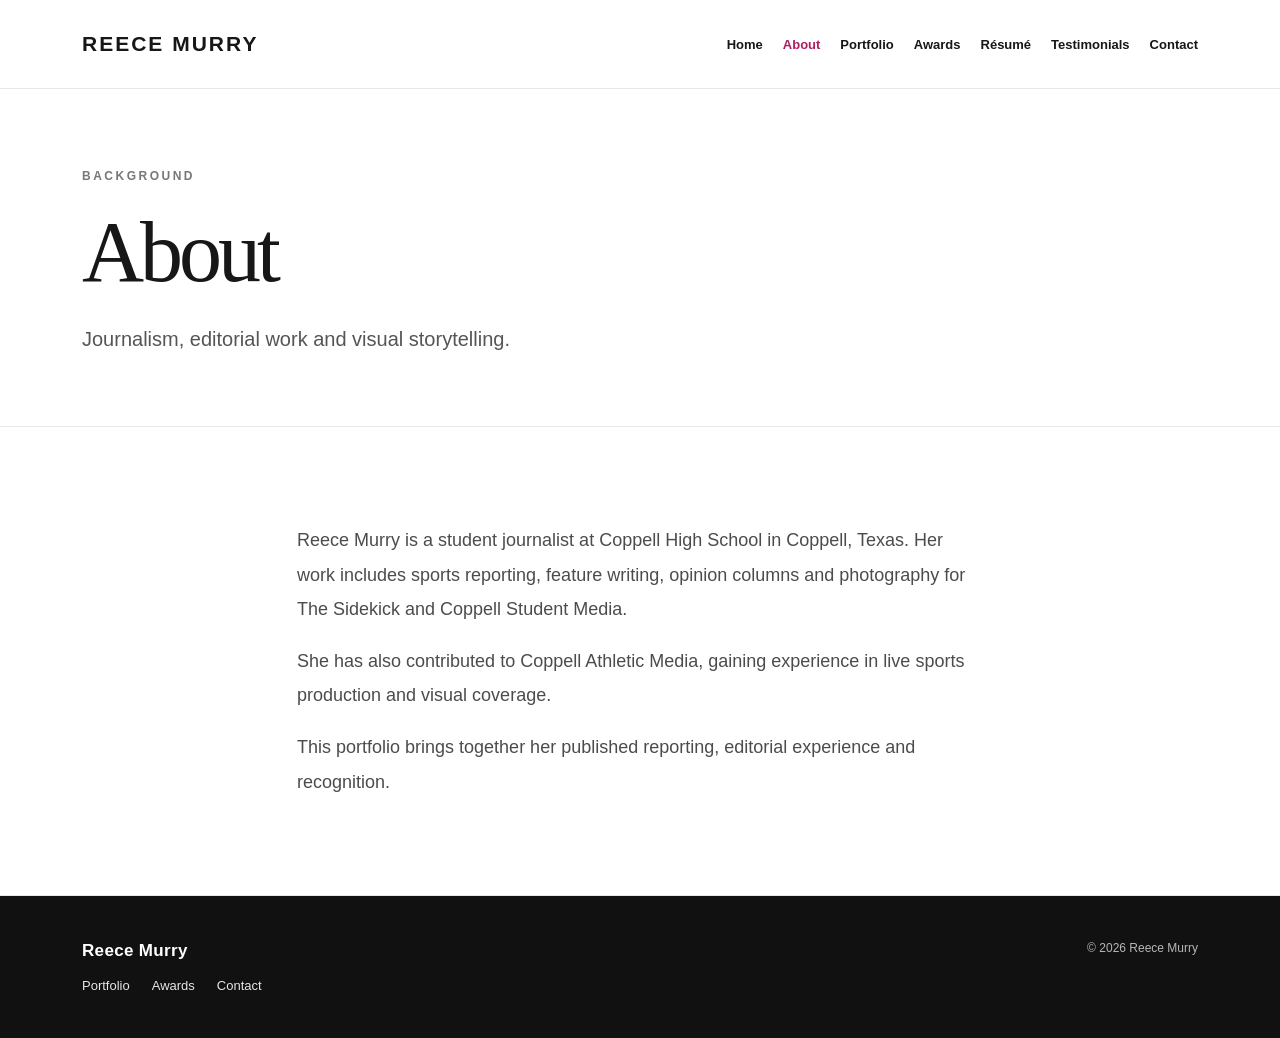
<file: about.html>
<!doctype html><html lang="en"><head><meta charset="utf-8"><meta name="viewport" content="width=device-width,initial-scale=1"><meta name="description" content="Reece Murry — student journalist, reporting and multimedia portfolio."><title>About | Reece Murry</title><link rel="stylesheet" href="style.css"></head><body><header><div class="wrap nav"><a class="logo" href="index.html">REECE MURRY</a><nav aria-label="Main navigation"><a href="index.html" class="">Home</a><a href="about.html" class="active">About</a><a href="portfolio.html" class="">Portfolio</a><a href="awards.html" class="">Awards</a><a href="resume.html" class="">Résumé</a><a href="testimonials.html" class="">Testimonials</a><a href="contact.html" class="">Contact</a></nav></div></header><main><div class="pagehead"><div class="wrap"><div class="eyebrow">Background</div><h1>About</h1><p class="lead">Journalism, editorial work and visual storytelling.</p></div></div><section class="section"><div class="wrap prose"><p>Reece Murry is a student journalist at Coppell High School in Coppell, Texas. Her work includes sports reporting, feature writing, opinion columns and photography for The Sidekick and Coppell Student Media.</p><p>She has also contributed to Coppell Athletic Media, gaining experience in live sports production and visual coverage.</p><p>This portfolio brings together her published reporting, editorial experience and recognition.</p></div></section></main><footer><div class="wrap footer-layout"><div class="footer-brand"><strong>Reece Murry</strong><nav aria-label="Footer navigation"><a href="portfolio.html">Portfolio</a><a href="awards.html">Awards</a><a href="contact.html">Contact</a></nav></div><span class="footer-copy">© 2026 Reece Murry</span></div></footer><script src="script.js"></script></body></html>
</file>
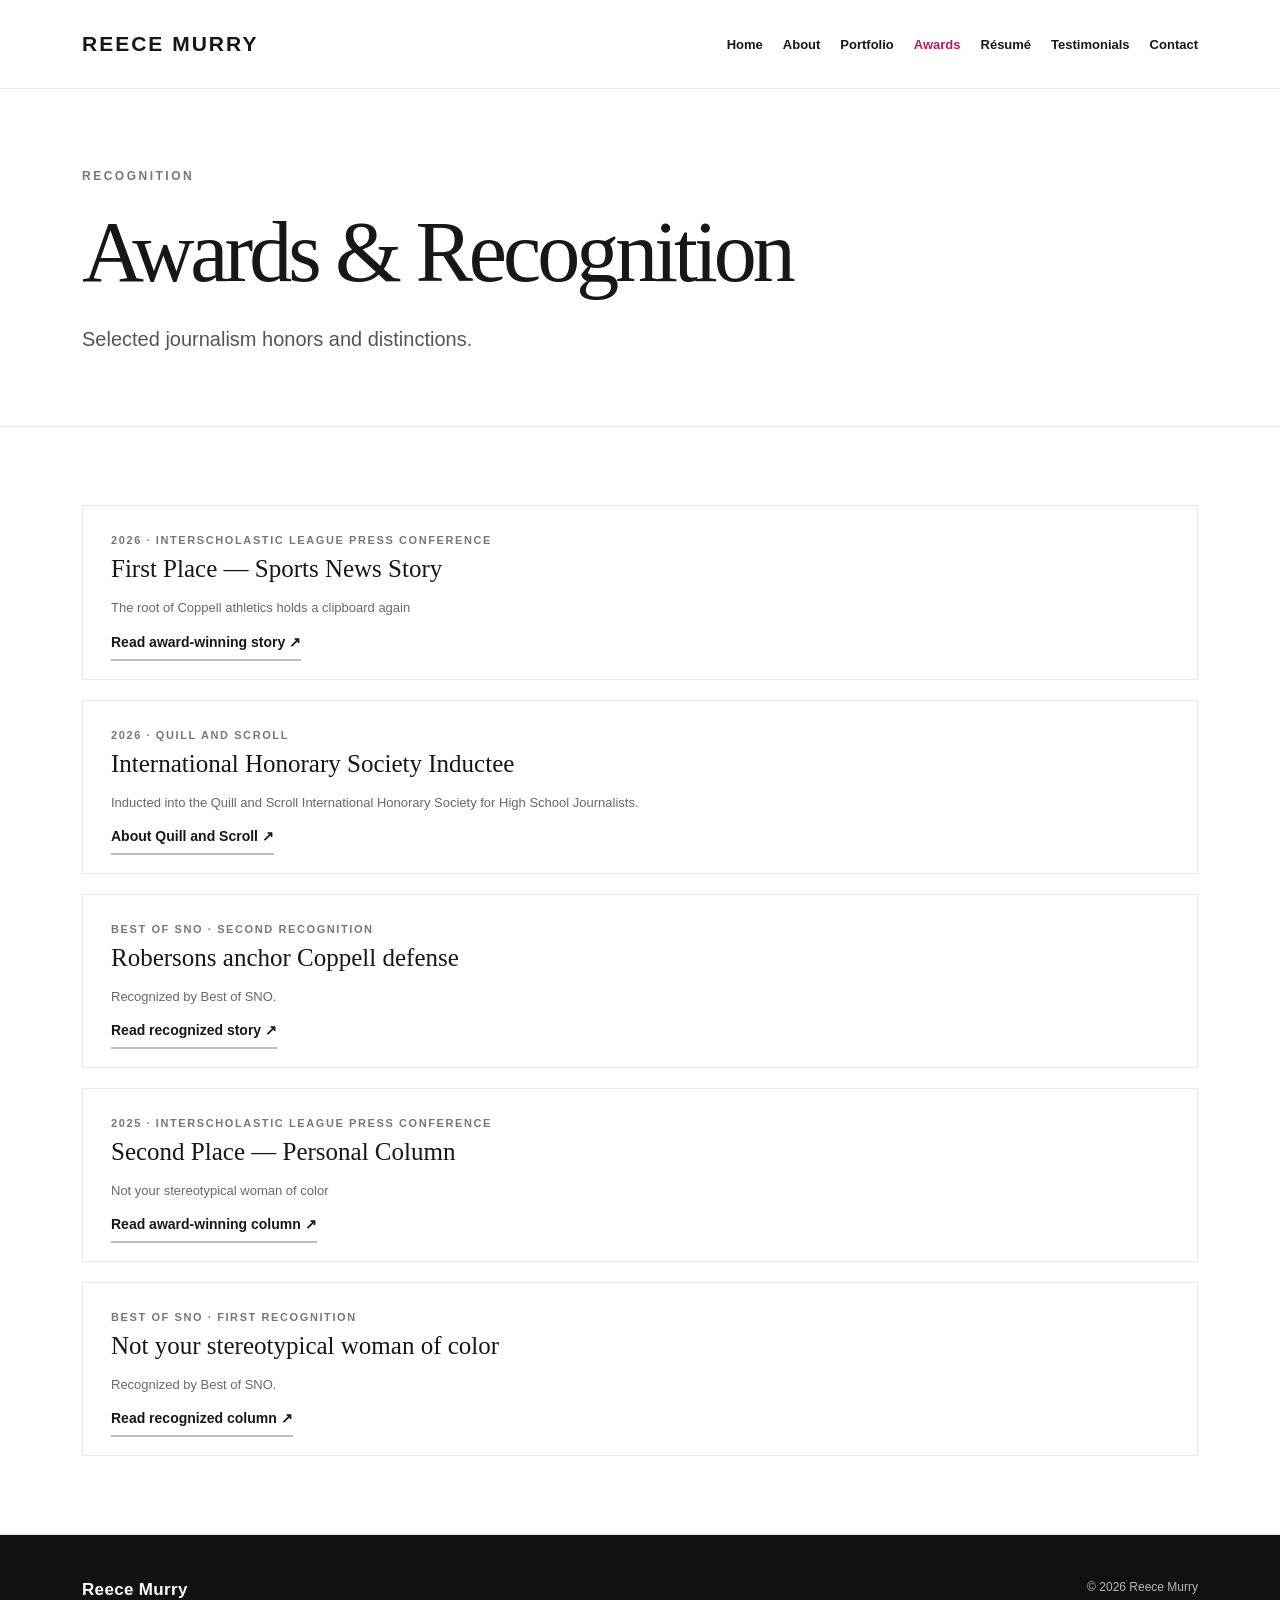
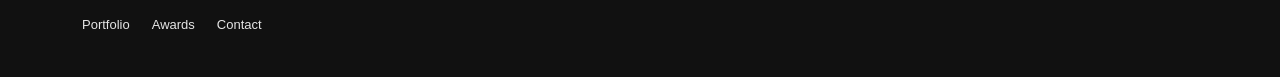
<file: awards.html>
<!doctype html><html lang="en"><head><meta charset="utf-8"><meta name="viewport" content="width=device-width,initial-scale=1"><meta name="description" content="Reece Murry — student journalist, reporting and multimedia portfolio."><title>Awards | Reece Murry</title><link rel="stylesheet" href="style.css"></head><body><header><div class="wrap nav"><a class="logo" href="index.html">REECE MURRY</a><nav aria-label="Main navigation"><a href="index.html" class="">Home</a><a href="about.html" class="">About</a><a href="portfolio.html" class="">Portfolio</a><a href="awards.html" class="active">Awards</a><a href="resume.html" class="">Résumé</a><a href="testimonials.html" class="">Testimonials</a><a href="contact.html" class="">Contact</a></nav></div></header><main><div class="pagehead"><div class="wrap"><div class="eyebrow">Recognition</div><h1>Awards & Recognition</h1><p class="lead">Selected journalism honors and distinctions.</p></div></div><section class="section"><div class="wrap stack"><div class="panel"><div class="meta">2026 · Interscholastic League Press Conference</div><h3>First Place — Sports News Story</h3><p class="detail">The root of Coppell athletics holds a clipboard again</p><a class="link" href="https://coppellstudentmedia.com/141833/sports/the-root-of-coppell-athletics-holds-a-clipboard-again/" target="_blank" rel="noopener">Read award-winning story ↗</a></div><div class="panel"><div class="meta">2026 · Quill and Scroll</div><h3>International Honorary Society Inductee</h3><p class="detail">Inducted into the Quill and Scroll International Honorary Society for High School Journalists.</p><a class="link" href="https://quillandscroll.org/about-us/" target="_blank" rel="noopener">About Quill and Scroll ↗</a></div><div class="panel"><div class="meta">Best of SNO · Second recognition</div><h3>Robersons anchor Coppell defense</h3><p class="detail">Recognized by Best of SNO.</p><a class="link" href="https://coppellstudentmedia.com/140513/sports/fall-sports/football/robersons-anchor-coppell-defense/" target="_blank" rel="noopener">Read recognized story ↗</a></div><div class="panel"><div class="meta">2025 · Interscholastic League Press Conference</div><h3>Second Place — Personal Column</h3><p class="detail">Not your stereotypical woman of color</p><a class="link" href="https://coppellstudentmedia.com/132153/showcase/not-your-sterotypical-woman-of-color/" target="_blank" rel="noopener">Read award-winning column ↗</a></div><div class="panel"><div class="meta">Best of SNO · First recognition</div><h3>Not your stereotypical woman of color</h3><p class="detail">Recognized by Best of SNO.</p><a class="link" href="https://coppellstudentmedia.com/132153/showcase/not-your-sterotypical-woman-of-color/" target="_blank" rel="noopener">Read recognized column ↗</a></div></div></section></main><footer><div class="wrap footer-layout"><div class="footer-brand"><strong>Reece Murry</strong><nav aria-label="Footer navigation"><a href="portfolio.html">Portfolio</a><a href="awards.html">Awards</a><a href="contact.html">Contact</a></nav></div><span class="footer-copy">© 2026 Reece Murry</span></div></footer><script src="script.js"></script></body></html>
</file>
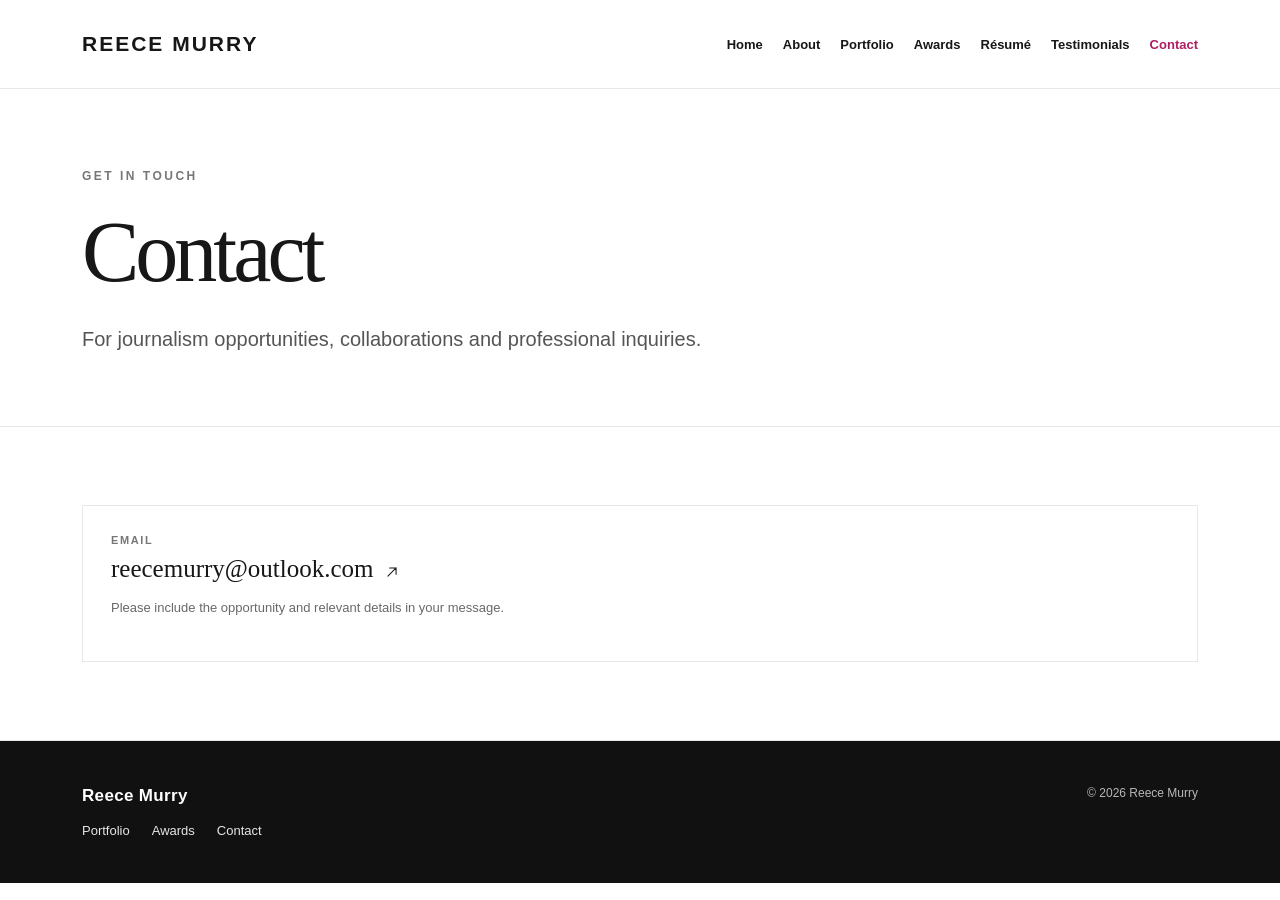
<file: contact.html>
<!doctype html><html lang="en"><head><meta charset="utf-8"><meta name="viewport" content="width=device-width,initial-scale=1"><meta name="description" content="Reece Murry — student journalist, reporting and multimedia portfolio."><title>Contact | Reece Murry</title><link rel="stylesheet" href="style.css"></head><body><header><div class="wrap nav"><a class="logo" href="index.html">REECE MURRY</a><nav aria-label="Main navigation"><a href="index.html" class="">Home</a><a href="about.html" class="">About</a><a href="portfolio.html" class="">Portfolio</a><a href="awards.html" class="">Awards</a><a href="resume.html" class="">Résumé</a><a href="testimonials.html" class="">Testimonials</a><a href="contact.html" class="active">Contact</a></nav></div></header><main><div class="pagehead"><div class="wrap"><div class="eyebrow">Get in touch</div><h1>Contact</h1><p class="lead">For journalism opportunities, collaborations and professional inquiries.</p></div></div><section class="section"><div class="wrap"><div class="panel"><div class="meta">Email</div><h3><a href="mailto:reecemurry@outlook.com">reecemurry@outlook.com <svg class="arrow-icon" viewBox="0 0 24 24" aria-hidden="true" focusable="false"><path d="M5 19L19 5M8 5h11v11"/></svg></a></h3><p class="detail">Please include the opportunity and relevant details in your message.</p></div></div></section></main><footer><div class="wrap footer-layout"><div class="footer-brand"><strong>Reece Murry</strong><nav aria-label="Footer navigation"><a href="portfolio.html">Portfolio</a><a href="awards.html">Awards</a><a href="contact.html">Contact</a></nav></div><span class="footer-copy">© 2026 Reece Murry</span></div></footer><script src="script.js"></script></body></html>
</file>
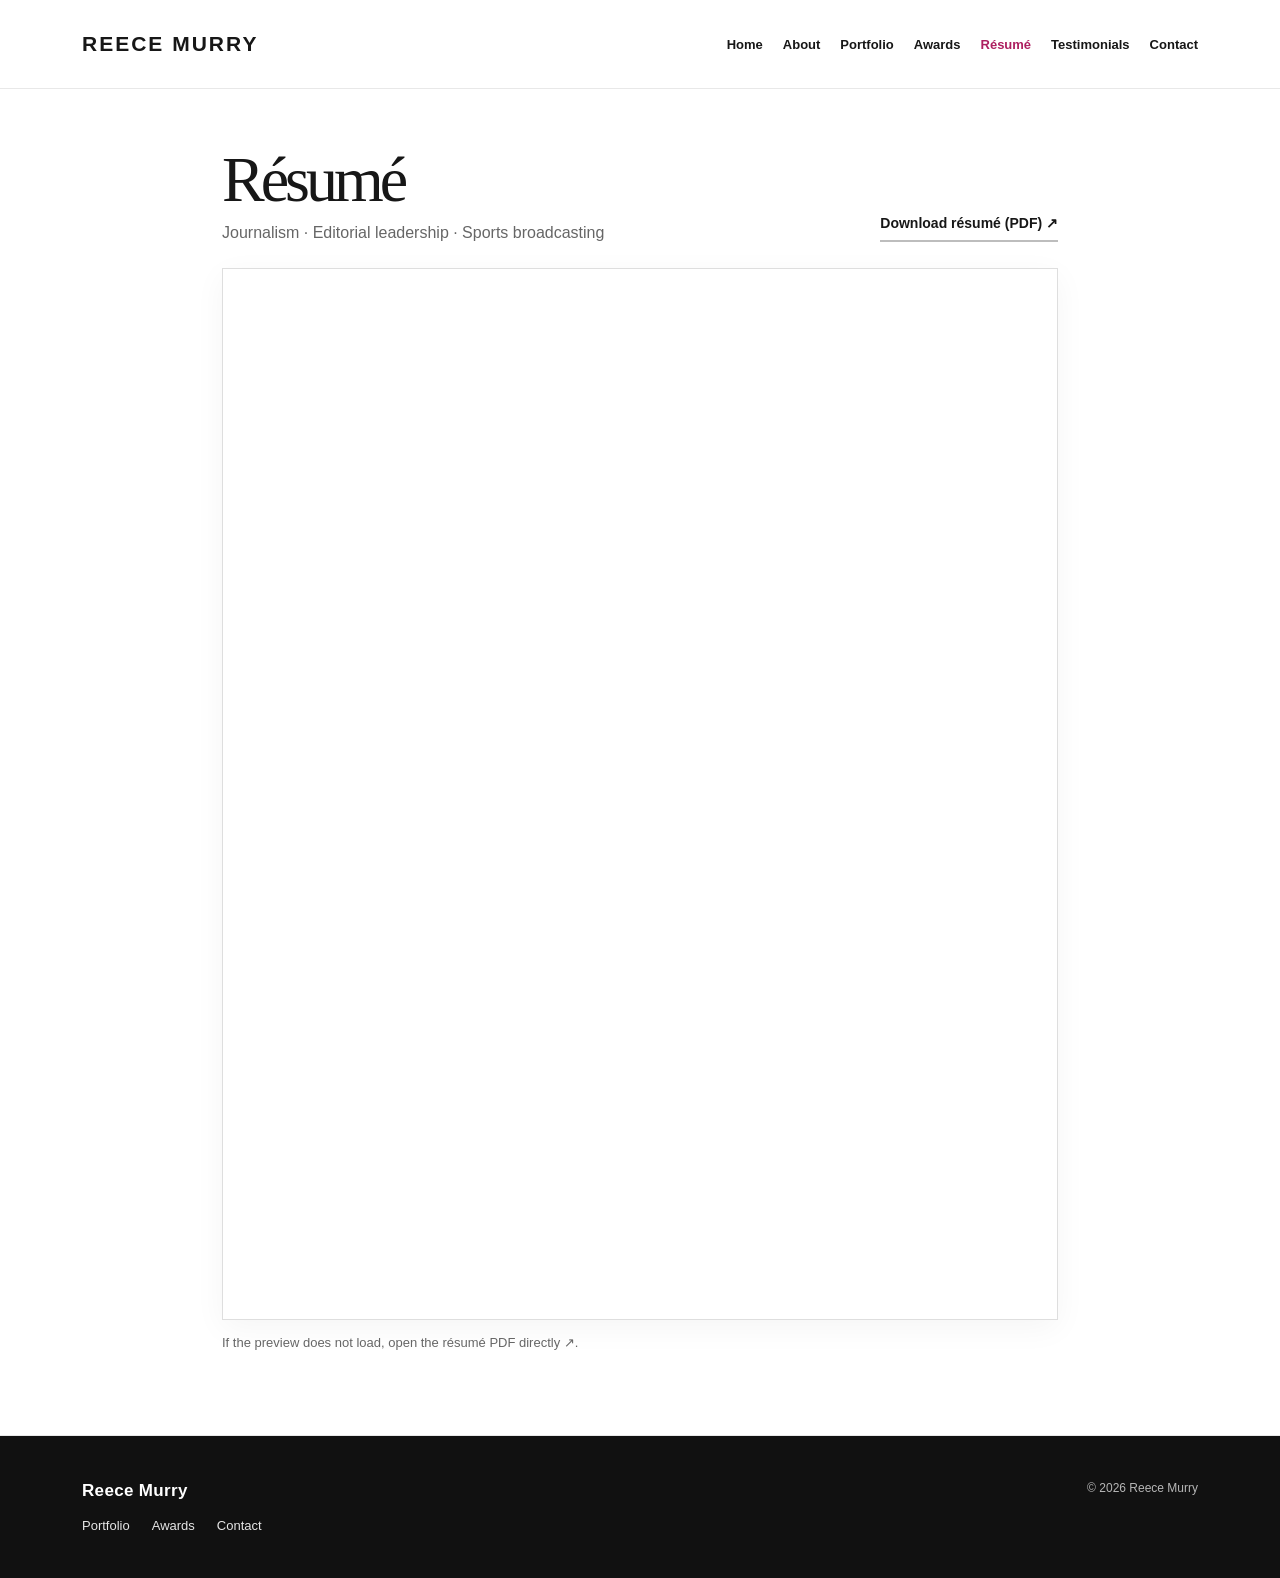
<file: resume.html>
<!doctype html><html lang="en"><head><meta charset="utf-8"><meta name="viewport" content="width=device-width,initial-scale=1"><meta name="description" content="Reece Murry — student journalist, reporting and multimedia portfolio."><title>Résumé | Reece Murry</title><link rel="stylesheet" href="style.css?v=resume-editorial-1"></head><body><header><div class="wrap nav"><a class="logo" href="index.html">REECE MURRY</a><nav aria-label="Main navigation"><a href="index.html" class="">Home</a><a href="about.html" class="">About</a><a href="portfolio.html" class="">Portfolio</a><a href="awards.html" class="">Awards</a><a href="resume.html" class="active">Résumé</a><a href="testimonials.html" class="">Testimonials</a><a href="contact.html" class="">Contact</a></nav></div></header><main><section class="section" style="padding:56px 0 72px"><div class="wrap" style="max-width:900px"><div style="display:flex;align-items:end;justify-content:space-between;gap:18px;flex-wrap:wrap;margin-bottom:26px"><div><h1 style="font-family:Georgia,serif;font-size:clamp(40px,6vw,64px);font-weight:400;line-height:1.08;margin:0 0 10px">Résumé</h1><p style="margin:0;color:#666">Journalism · Editorial leadership · Sports broadcasting</p></div><a class="link" href="Reece_Murry_Resume.pdf" download="Reece_Murry_Resume.pdf">Download résumé (PDF) ↗</a></div><div style="border:1px solid #dedede;background:#fff;box-shadow:0 8px 30px rgba(0,0,0,.045)"><iframe src="Reece_Murry_Resume.pdf#view=FitH" title="Reece Murry résumé PDF" style="display:block;width:100%;height:min(1050px,130vw);min-height:550px;border:0" loading="lazy"></iframe></div><p style="margin-top:15px;font-size:13px;color:#666">If the preview does not load, <a href="Reece_Murry_Resume.pdf" target="_blank" rel="noopener">open the résumé PDF directly ↗</a>.</p></div></section></main><footer><div class="wrap footer-layout"><div class="footer-brand"><strong>Reece Murry</strong><nav aria-label="Footer navigation"><a href="portfolio.html">Portfolio</a><a href="awards.html">Awards</a><a href="contact.html">Contact</a></nav></div><span class="footer-copy">© 2026 Reece Murry</span></div></footer><script src="script.js"></script></body></html>
</file>
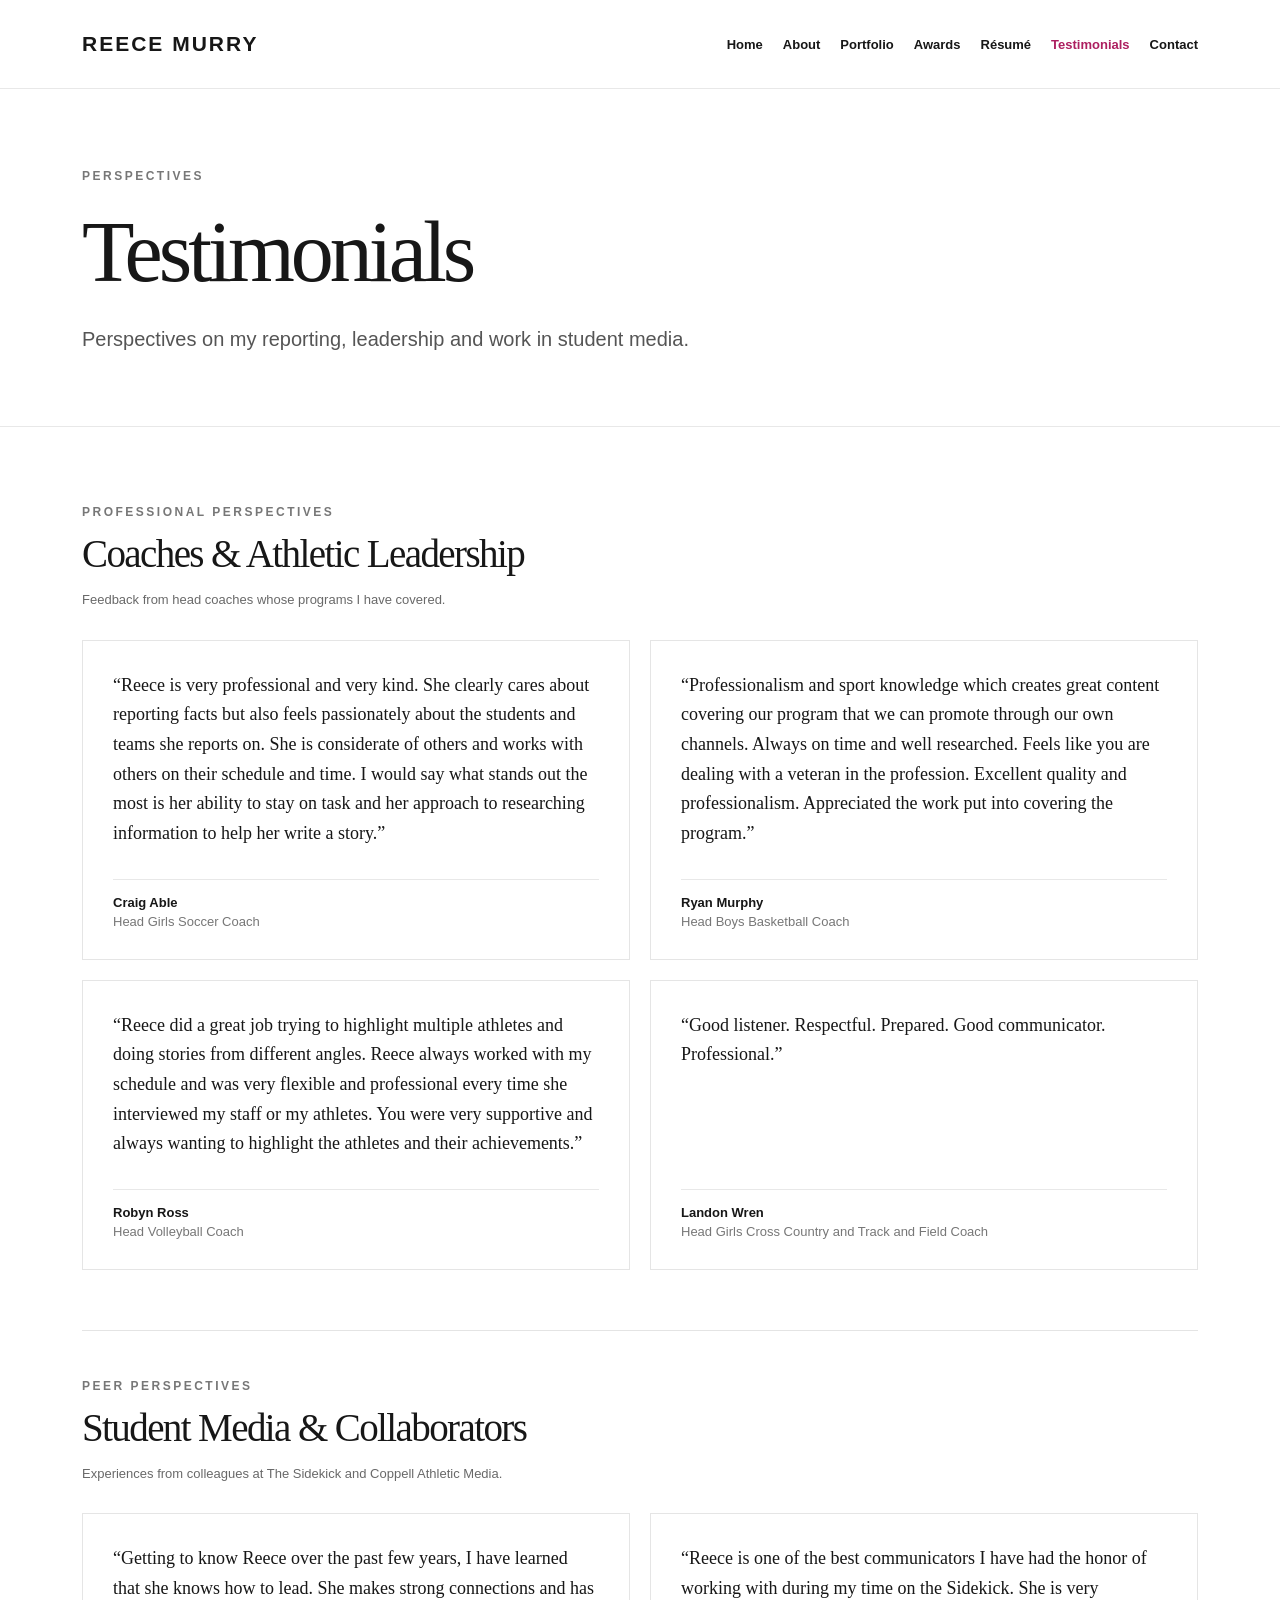
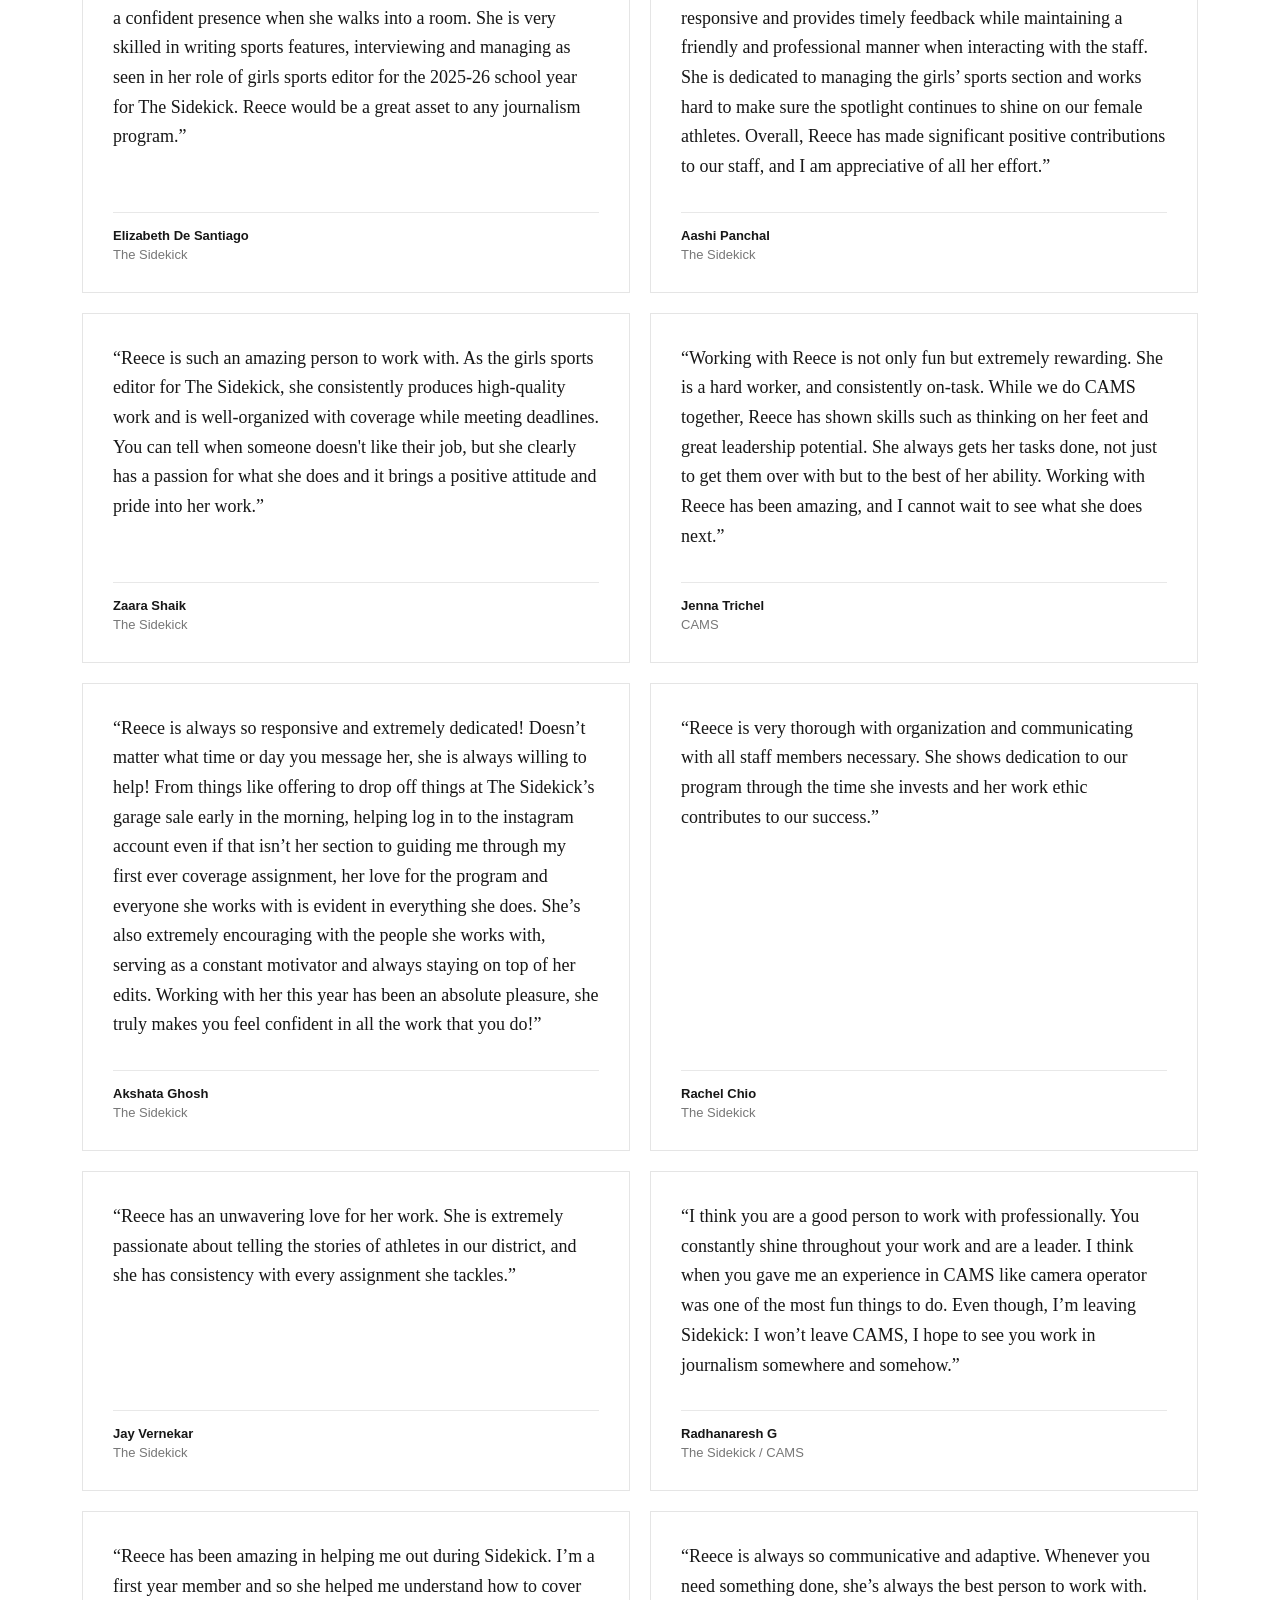
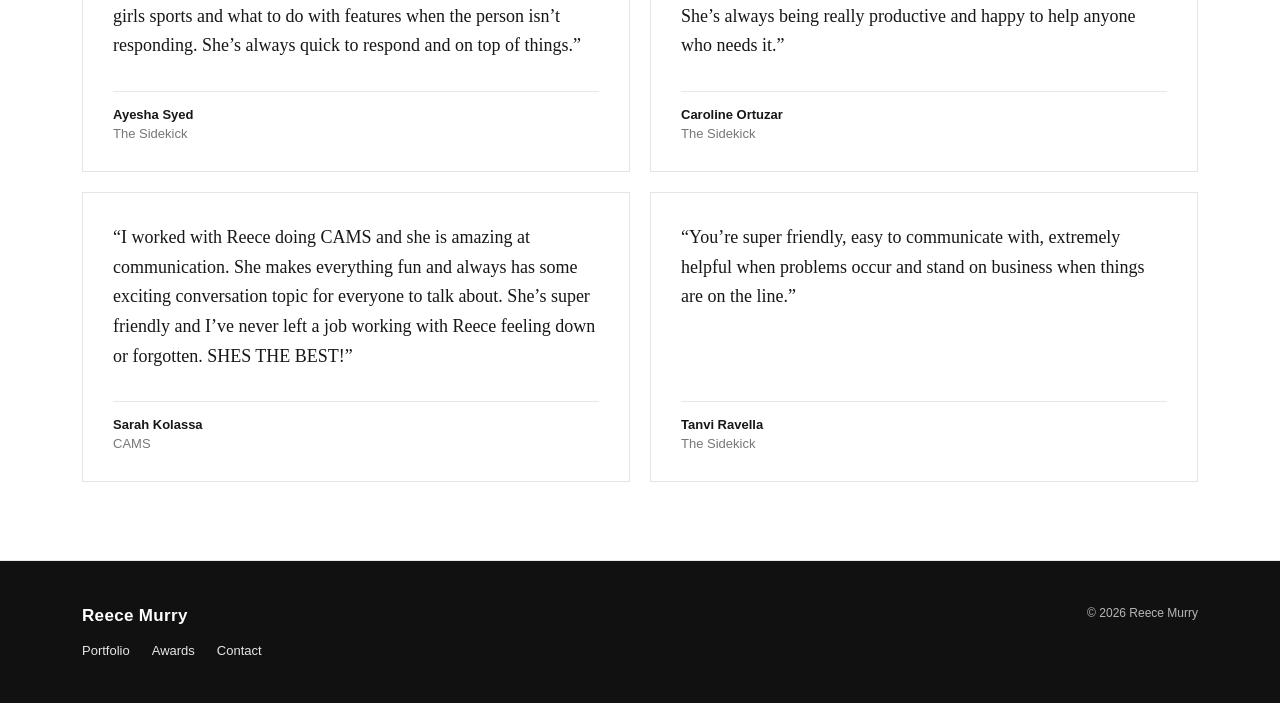
<file: testimonials.html>
<!doctype html><html lang="en"><head><meta charset="utf-8"><meta name="viewport" content="width=device-width,initial-scale=1"><meta name="description" content="Reece Murry — student journalist, reporting and multimedia portfolio."><title>Testimonials | Reece Murry</title><link rel="stylesheet" href="style.css"></head><body><header><div class="wrap nav"><a class="logo" href="index.html">REECE MURRY</a><nav aria-label="Main navigation"><a href="index.html" class="">Home</a><a href="about.html" class="">About</a><a href="portfolio.html" class="">Portfolio</a><a href="awards.html" class="">Awards</a><a href="resume.html" class="">Résumé</a><a href="testimonials.html" class="active">Testimonials</a><a href="contact.html" class="">Contact</a></nav></div></header><main><div class="pagehead"><div class="wrap"><div class="eyebrow">Perspectives</div><h1>Testimonials</h1><p class="lead">Perspectives on my reporting, leadership and work in student media.</p></div></div><section class="section"><div class="wrap"><div class="eyebrow">Professional perspectives</div><h2 class="testimonials-section-title">Coaches &amp; Athletic Leadership</h2><p class="detail">Feedback from head coaches whose programs I have covered.</p><div class="testimonial-grid" id="coachTestimonials"></div><div class="testimonials-divider"></div><div class="eyebrow">Peer perspectives</div><h2 class="testimonials-section-title">Student Media &amp; Collaborators</h2><p class="detail">Experiences from colleagues at The Sidekick and Coppell Athletic Media.</p><div class="testimonial-grid" id="studentTestimonials"></div></div></section></main><footer><div class="wrap footer-layout"><div class="footer-brand"><strong>Reece Murry</strong><nav aria-label="Footer navigation"><a href="portfolio.html">Portfolio</a><a href="awards.html">Awards</a><a href="contact.html">Contact</a></nav></div><span class="footer-copy">© 2026 Reece Murry</span></div></footer><script>const testimonialGroups={"coaches":[["Craig Able","Head Girls Soccer Coach","Reece is very professional and very kind. She clearly cares about reporting facts but also feels passionately about the students and teams she reports on. She is considerate of others and works with others on their schedule and time. I would say what stands out the most is her ability to stay on task and her approach to researching information to help her write a story."],["Ryan Murphy","Head Boys Basketball Coach","Professionalism and sport knowledge which creates great content covering our program that we can promote through our own channels. Always on time and well researched. Feels like you are dealing with a veteran in the profession. Excellent quality and professionalism. Appreciated the work put into covering the program."],["Robyn Ross","Head Volleyball Coach","Reece did a great job trying to highlight multiple athletes and doing stories from different angles. Reece always worked with my schedule and was very flexible and professional every time she interviewed my staff or my athletes. You were very supportive and always wanting to highlight the athletes and their achievements."],["Landon Wren","Head Girls Cross Country and Track and Field Coach","Good listener. Respectful. Prepared. Good communicator. Professional."]],"students":[["Elizabeth De Santiago","The Sidekick","Getting to know Reece over the past few years, I have learned that she knows how to lead. She makes strong connections and has a confident presence when she walks into a room. She is very skilled in writing sports features, interviewing and managing as seen in her role of girls sports editor for the 2025-26 school year for The Sidekick. Reece would be a great asset to any journalism program."],["Aashi Panchal","The Sidekick","Reece is one of the best communicators I have had the honor of working with during my time on the Sidekick. She is very responsive and provides timely feedback while maintaining a friendly and professional manner when interacting with the staff. She is dedicated to managing the girls’ sports section and works hard to make sure the spotlight continues to shine on our female athletes. Overall, Reece has made significant positive contributions to our staff, and I am appreciative of all her effort."],["Zaara Shaik","The Sidekick","Reece is such an amazing person to work with. As the girls sports editor for The Sidekick, she consistently produces high-quality work and is well-organized with coverage while meeting deadlines. You can tell when someone doesn't like their job, but she clearly has a passion for what she does and it brings a positive attitude and pride into her work."],["Jenna Trichel","CAMS","Working with Reece is not only fun but extremely rewarding. She is a hard worker, and consistently on-task. While we do CAMS together, Reece has shown skills such as thinking on her feet and great leadership potential. She always gets her tasks done, not just to get them over with but to the best of her ability. Working with Reece has been amazing, and I cannot wait to see what she does next."],["Akshata Ghosh","The Sidekick","Reece is always so responsive and extremely dedicated! Doesn’t matter what time or day you message her, she is always willing to help! From things like offering to drop off things at The Sidekick’s garage sale early in the morning, helping log in to the instagram account even if that isn’t her section to guiding me through my first ever coverage assignment, her love for the program and everyone she works with is evident in everything she does. She’s also extremely encouraging with the people she works with, serving as a constant motivator and always staying on top of her edits. Working with her this year has been an absolute pleasure, she truly makes you feel confident in all the work that you do!"],["Rachel Chio","The Sidekick","Reece is very thorough with organization and communicating with all staff members necessary. She shows dedication to our program through the time she invests and her work ethic contributes to our success."],["Jay Vernekar","The Sidekick","Reece has an unwavering love for her work. She is extremely passionate about telling the stories of athletes in our district, and she has consistency with every assignment she tackles."],["Radhanaresh G","The Sidekick / CAMS","I think you are a good person to work with professionally. You constantly shine throughout your work and are a leader. I think when you gave me an experience in CAMS like camera operator was one of the most fun things to do. Even though, I’m leaving Sidekick: I won’t leave CAMS, I hope to see you work in journalism somewhere and somehow."],["Ayesha Syed","The Sidekick","Reece has been amazing in helping me out during Sidekick. I’m a first year member and so she helped me understand how to cover girls sports and what to do with features when the person isn’t responding. She’s always quick to respond and on top of things."],["Caroline Ortuzar","The Sidekick","Reece is always so communicative and adaptive. Whenever you need something done, she’s always the best person to work with. She’s always being really productive and happy to help anyone who needs it."],["Sarah Kolassa","CAMS","I worked with Reece doing CAMS and she is amazing at communication. She makes everything fun and always has some exciting conversation topic for everyone to talk about. She’s super friendly and I’ve never left a job working with Reece feeling down or forgotten. SHES THE BEST!"],["Tanvi Ravella","The Sidekick","You’re super friendly, easy to communicate with, extremely helpful when problems occur and stand on business when things are on the line."]]};function renderTestimonials(target,items){const grid=document.getElementById(target);if(!grid)return;for(const [name,role,quote] of items){const card=document.createElement('article');card.className='testimonial-card';const quotation=document.createElement('blockquote');quotation.textContent='“'+quote+'”';const attr=document.createElement('div');attr.className='attribution';const strong=document.createElement('strong');strong.textContent=name;const label=document.createElement('span');label.textContent=role;attr.append(strong,label);card.append(quotation,attr);grid.append(card)}}renderTestimonials('coachTestimonials',testimonialGroups.coaches);renderTestimonials('studentTestimonials',testimonialGroups.students);</script><script src="script.js"></script></body></html>
</file>
<file: style.css>
:root{--ink:#171717;--pink:#b82067;--line:#e8e8e8;--muted:#696969}*{box-sizing:border-box}body{margin:0;background:#fff;color:var(--ink);font-family:Arial,Helvetica,sans-serif}a{color:inherit;text-decoration:none}a:hover{color:#ad1f60}.wrap{max-width:1180px;margin:auto;padding:0 32px}header{border-bottom:1px solid var(--line);background:white;position:sticky;top:0;z-index:3}.nav{display:flex;align-items:center;justify-content:space-between;min-height:88px;gap:24px}.logo{font-size:21px;letter-spacing:2px;font-weight:800;white-space:nowrap}.logo span,.eyebrow,.accent{color:var(--pink)}nav{display:flex;gap:20px;flex-wrap:wrap}nav a{font-size:13px;font-weight:650}nav a.active{color:#ad1f60}.hero{padding:105px 0 95px;border-bottom:1px solid var(--line)}.eyebrow{font-size:12px;font-weight:800;letter-spacing:2.5px;text-transform:uppercase}h1,h2,h3{font-family:Georgia,'Times New Roman',serif;font-weight:400}h1{font-size:clamp(60px,8vw,116px);letter-spacing:-4px;line-height:1.04;margin:25px 0}h2{font-size:clamp(36px,5vw,57px);letter-spacing:-1.6px;margin:15px 0 24px}h3{font-size:25px;line-height:1.2;margin:8px 0}.lead{font-size:20px;line-height:1.7;color:#555;max-width:660px}.section{padding:78px 0;border-bottom:1px solid var(--line)}.sectionhead{display:flex;justify-content:space-between;align-items:end;gap:25px;margin-bottom:30px}.link{border-bottom:2px solid var(--pink);padding-bottom:9px;font-size:14px;font-weight:700}.grid{display:grid;grid-template-columns:repeat(3,minmax(0,1fr));gap:24px}.card{display:block;border:1px solid var(--line);background:#fff;transition:transform .2s,box-shadow .2s}.card:hover{transform:translateY(-4px);box-shadow:0 12px 30px #0000000b}.cover{height:205px;background:#f0f0f0;display:flex;align-items:center;justify-content:center;color:#999;font:25px Georgia,serif;text-align:center;padding:25px}.cardbody{padding:24px}.meta{font-size:11px;letter-spacing:1.6px;text-transform:uppercase;color:#777;font-weight:800}.detail{font-size:13px;color:var(--muted);line-height:1.7}.cta{display:inline-block;background:var(--ink);color:white;padding:15px 22px;font-size:13px;font-weight:700;margin-top:20px}.cta:hover{background:#303030;color:white}.pagehead{padding:80px 0 50px;border-bottom:1px solid var(--line)}.pagehead h1{font-size:clamp(50px,7vw,86px)}.filters{display:flex;gap:8px;flex-wrap:wrap;margin:28px 0 20px}.filters button{padding:11px 17px;background:white;border:1px solid #ddd;cursor:pointer}.filters button.selected{background:#171717;color:white}.search{width:100%;padding:15px;border:1px solid #ddd;margin-bottom:26px;font-size:15px}.prose{max-width:750px;font-size:18px;line-height:1.9;color:#4c4c4c}.stack{display:grid;gap:20px}.panel{padding:28px;border:1px solid var(--line)}.panel strong{font-size:18px}footer{padding:45px 0;color:#666;font-size:13px}footer .wrap{display:flex;justify-content:space-between;gap:20px;flex-wrap:wrap}@media(max-width:800px){.nav{align-items:flex-start;flex-direction:column;padding:22px 0}nav{gap:12px}.hero{padding:70px 0}.grid{grid-template-columns:repeat(2,minmax(0,1fr))}}@media(max-width:540px){.wrap{padding:0 20px}.grid{grid-template-columns:1fr}.sectionhead{align-items:start;flex-direction:column}h1{letter-spacing:-2px}.cover{height:190px}}
.arrow-icon{display:inline-block;width:14px;height:14px;vertical-align:-2px;margin-left:5px;fill:none;stroke:currentColor;stroke-width:1.8;stroke-linecap:round;stroke-linejoin:round;flex-shrink:0}

/* Restrained editorial accent: pink only on active navigation and interactive focus. */
.eyebrow{color:#777}.meta{color:#777}.link{border-bottom-color:#bdbdbd}.link:hover{border-bottom-color:#b82067}.logo span{display:none}

footer .footer-layout{display:flex;align-items:flex-start;justify-content:space-between;gap:28px}footer .footer-brand{display:flex;flex-direction:column;gap:17px}footer .footer-brand strong{font-size:17px;color:#171717;letter-spacing:.02em}footer .footer-brand nav{display:flex;gap:22px;flex-wrap:wrap}footer .footer-brand nav a{font-size:13px;color:#555;font-weight:500}footer .footer-brand nav a:hover{color:#171717}footer .footer-copy{font-size:12px;color:#888}@media(max-width:540px){footer .footer-layout{flex-direction:column}}

/* Dark footer */
footer{background:#111;color:#fff;border-top:0}footer .footer-brand strong{color:#fff}footer .footer-brand nav a{color:#e6e6e6}footer .footer-brand nav a:hover{color:#fff;text-decoration:underline;text-underline-offset:4px}footer .footer-copy{color:#b7b7b7}

.cover.has-photo{padding:0;overflow:hidden}.cover.has-photo img{width:100%;height:100%;object-fit:cover;display:block}

/* Keep the entire published photograph visible on every screen size. */
.cover.has-photo{background:#f5f5f5;padding:0;overflow:hidden}
.cover.has-photo img{display:block;width:100%;height:100%;object-fit:contain;object-position:center center}

/* Responsive, image-led editorial cards: no letterboxing and no clipped photography. */
.card.story .cover.has-photo{height:auto!important;min-height:0!important;aspect-ratio:auto!important;display:block!important;padding:0!important;background:#f4f4f4!important;overflow:visible!important}
.card.story .cover.has-photo img{display:block!important;width:100%!important;height:auto!important;max-height:none!important;object-fit:initial!important;object-position:center!important}
.card.story .cover:not(.has-photo){aspect-ratio:16/9;height:auto;min-height:190px}
.card.story{overflow:hidden}
@media(max-width:540px){.card.story .cover.has-photo{height:auto!important;min-height:0!important}.card.story .cover.has-photo img{height:auto!important}}

/* Consistent landscape editorial thumbnails; keep cards aligned on every device. */
.card.story .cover,.card.story .cover.has-photo{width:100%!important;height:auto!important;aspect-ratio:16/9!important;min-height:0!important;overflow:hidden!important;display:flex!important;align-items:center!important;justify-content:center!important;padding:0!important;background:#f2f2f2!important}
.card.story .cover.has-photo img{width:100%!important;height:100%!important;max-height:100%!important;object-fit:cover!important;object-position:center center!important;display:block!important}
.card.story .cover:not(.has-photo){min-height:0!important}

/* Separate PDF archive: secondary to live article links. */
.pdf-archive{border-top:1px solid #e9e9e9;background:#fafafa}.pdf-archive h2{font-family:Georgia,serif;font-size:clamp(30px,4vw,45px);margin:10px 0 12px}.pdf-archive .lead{max-width:680px;margin-bottom:30px}.pdf-grid{display:grid;grid-template-columns:repeat(3,minmax(0,1fr));gap:18px}.pdf-tile{display:flex;flex-direction:column;justify-content:space-between;gap:24px;padding:22px;border:1px solid #e2e2e2;background:#fff;min-height:172px;color:#181818;text-decoration:none;transition:border-color .2s,transform .2s}.pdf-tile:hover{border-color:#777;transform:translateY(-2px)}.pdf-tile h3{font-family:Georgia,serif;font-size:18px;line-height:1.3;margin:10px 0 0}.pdf-tile .meta{font-size:11px;letter-spacing:.03em;color:#777}.pdf-tile .pdf-action{display:flex;align-items:center;justify-content:space-between;font-size:12px;font-weight:700;letter-spacing:.04em;text-transform:uppercase}.pdf-tile .pdf-action svg{width:16px;height:16px;fill:none;stroke:currentColor;stroke-width:1.7}@media(max-width:800px){.pdf-grid{grid-template-columns:repeat(2,minmax(0,1fr))}}@media(max-width:540px){.pdf-grid{grid-template-columns:1fr}.pdf-tile{min-height:140px}}

/* Testimonials editorial grid */
.testimonial-grid{display:grid;grid-template-columns:repeat(2,minmax(0,1fr));gap:20px;margin-top:28px}.testimonial-card{background:#fff;border:1px solid #e5e5e5;padding:30px;display:flex;flex-direction:column;justify-content:space-between;gap:30px}.testimonial-card blockquote{font-family:Georgia,serif;font-size:21px;line-height:1.55;margin:0}.testimonial-card .attribution{border-top:1px solid #e8e8e8;padding-top:15px;font-size:13px}.testimonial-card .attribution strong{display:block;margin-bottom:4px}.testimonial-card .attribution span{color:#777}@media(max-width:680px){.testimonial-grid{grid-template-columns:1fr}.testimonial-card{padding:24px}}

.testimonials-section-title{font-family:Georgia,serif;font-size:clamp(27px,3.5vw,39px);margin:12px 0}.testimonials-divider{border-top:1px solid #e4e4e4;margin:60px 0 48px}.testimonial-card blockquote{font-style:normal;font-size:18px;line-height:1.65;white-space:pre-line}

/* Compact story pagination */
.story-pagination{display:flex;justify-content:center;align-items:center;gap:8px;flex-wrap:wrap;margin:30px 0 12px}
.story-pagination button{background:#fff;color:#222;border:1px solid #ddd;padding:9px 13px;cursor:pointer;font:inherit;font-size:13px;min-width:38px}
.story-pagination button.selected{background:#191919;color:white;border-color:#191919}
.story-pagination button:disabled{opacity:.35;cursor:not-allowed}
.story-pagination button:focus-visible{outline:2px solid #d43b81;outline-offset:2px}

.story-links{display:flex;align-items:center;flex-wrap:wrap;gap:9px}.story-links a{color:inherit;text-decoration:none}.story-links a:hover{text-decoration:underline}.story-links a:focus-visible{outline:2px solid #d43b81;outline-offset:2px}

/* Ensure pagination and filters actually hide nonmatching cards despite .card display styles. */
.card.story[hidden]{display:none!important}

/* Home: soft editorial featured-work treatment */
.featured-kicker{font-family:Georgia,'Times New Roman',serif;font-size:18px;font-style:italic;color:#b82067;letter-spacing:0;text-transform:none;font-weight:400}
.sectionhead h2{margin-top:8px}
.home-featured-placeholder{display:none}

/* Editorial résumé */
.resume-head{padding:65px 0 45px}.resume-head h1{margin:12px 0}.resume-head .lead{margin:0}.resume-section{padding-top:55px}.resume-layout{display:grid;grid-template-columns:245px minmax(0,1fr);gap:65px;align-items:start}.resume-sidebar{border-top:2px solid #b82067;padding-top:20px}.resume-sidegroup{margin-bottom:38px}.resume-sidegroup h2{font:700 11px Arial,sans-serif;letter-spacing:1.7px;text-transform:uppercase;color:#a0205b;margin:0 0 17px}.resume-sidegroup strong{font-size:15px}.resume-sidegroup p,.resume-sidegroup a{font-size:13px;color:#555;line-height:1.8;overflow-wrap:anywhere}.resume-main{max-width:760px}.resume-block{padding-bottom:33px;margin-bottom:35px;border-bottom:1px solid #e9e5e7}.resume-block:last-child{border-bottom:0}.resume-block>h2{font-size:27px;letter-spacing:-.5px;margin:0 0 20px}.resume-block>p,.resume-entry p{font-size:14px;color:#555;line-height:1.8}.resume-entry{margin:0 0 26px}.resume-entry-top{display:flex;justify-content:space-between;align-items:baseline;gap:15px}.resume-entry h3{font:700 16px Arial,sans-serif;line-height:1.5;margin:0}.resume-entry h3 span{font-weight:400;color:#666}.resume-entry time{font-size:12px;color:#777;white-space:nowrap}.resume-entry ul,.resume-honors{margin:10px 0 0;padding-left:19px;font-size:13px;color:#555;line-height:1.85}.resume-honors{margin-bottom:25px}.resume-block .link{display:inline-block}@media(max-width:760px){.resume-layout{grid-template-columns:1fr;gap:20px}.resume-sidebar{display:grid;grid-template-columns:repeat(2,minmax(0,1fr));gap:12px}.resume-entry-top{flex-direction:column;gap:2px}}@media(max-width:480px){.resume-sidebar{grid-template-columns:1fr}}
</file>
